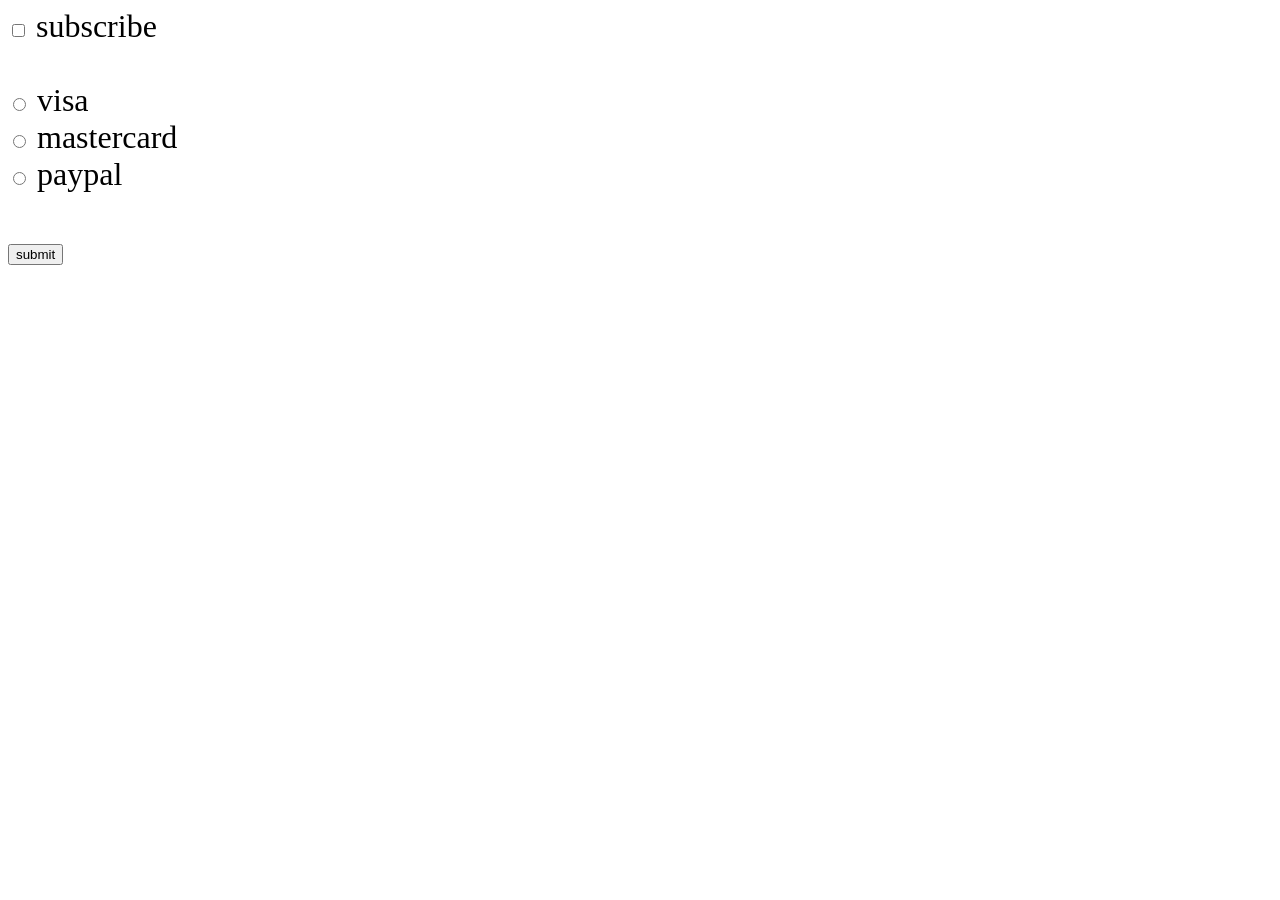
<file: javascript/checkedproperty/index.html>
<!DOCTYPE html>
<html lang="en">
<head>
    <meta charset="UTF-8">
    <meta name="viewport" content="width=device-width, initial-scale=1.0">
    <title>Document</title>
    <link rel="stylesheet" href="style.css">
</head>
<body>

    <input type="checkbox" id="mycheckbox">
    <label for="mycheckbox">subscribe</label><br><br>

    <input type="radio" id="visabtn" name="card">
    <label for="visabtn">visa</label><br>

    <input type="radio" id="mastercardbtn" name="card">
    <label for="mastercardbtn">mastercard</label><br>
     
    <input type="radio" id="paypalbtn" name="card">
    <label for="paypalbtn">paypal</label><br><br>


    <button type="submit" id="mysubmitbtn">submit</button>

    <p id="subresult"></p>
    <p id="paymentresult"></p>
    
    <script src="index.js"></script>
</body>
</html>
</file>
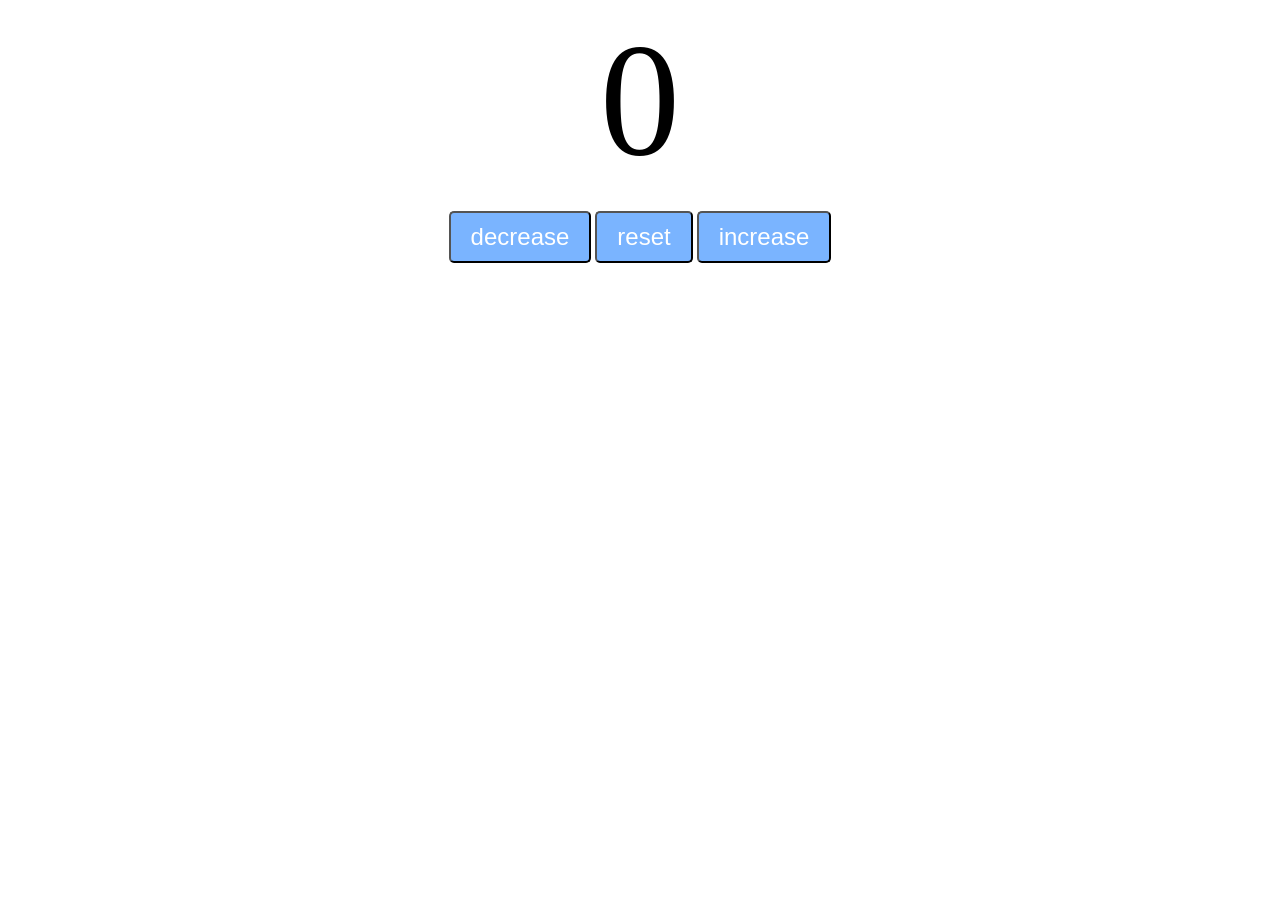
<file: javascript/counterprogram/index.html>
<!DOCTYPE html>
<html lang="en">
<head>
    <meta charset="UTF-8">
    <meta name="viewport" content="width=device-width, initial-scale=1.0">
    <title>counter program</title>
    <link rel="stylesheet" href="style.css">
</head>
<body>

    <label for="" id ="countlabel">0</label><br>
    <div id="btncontainer">
        <button id ="decreasebtn" class="buttons">decrease</button>
        <button id="resetbtn" class="buttons">reset</button>
        <button id="increasebtn" class="buttons">increase</button>

    </div>
    




<script src ="index.js"></script>
    
</body>
</html>
</file>
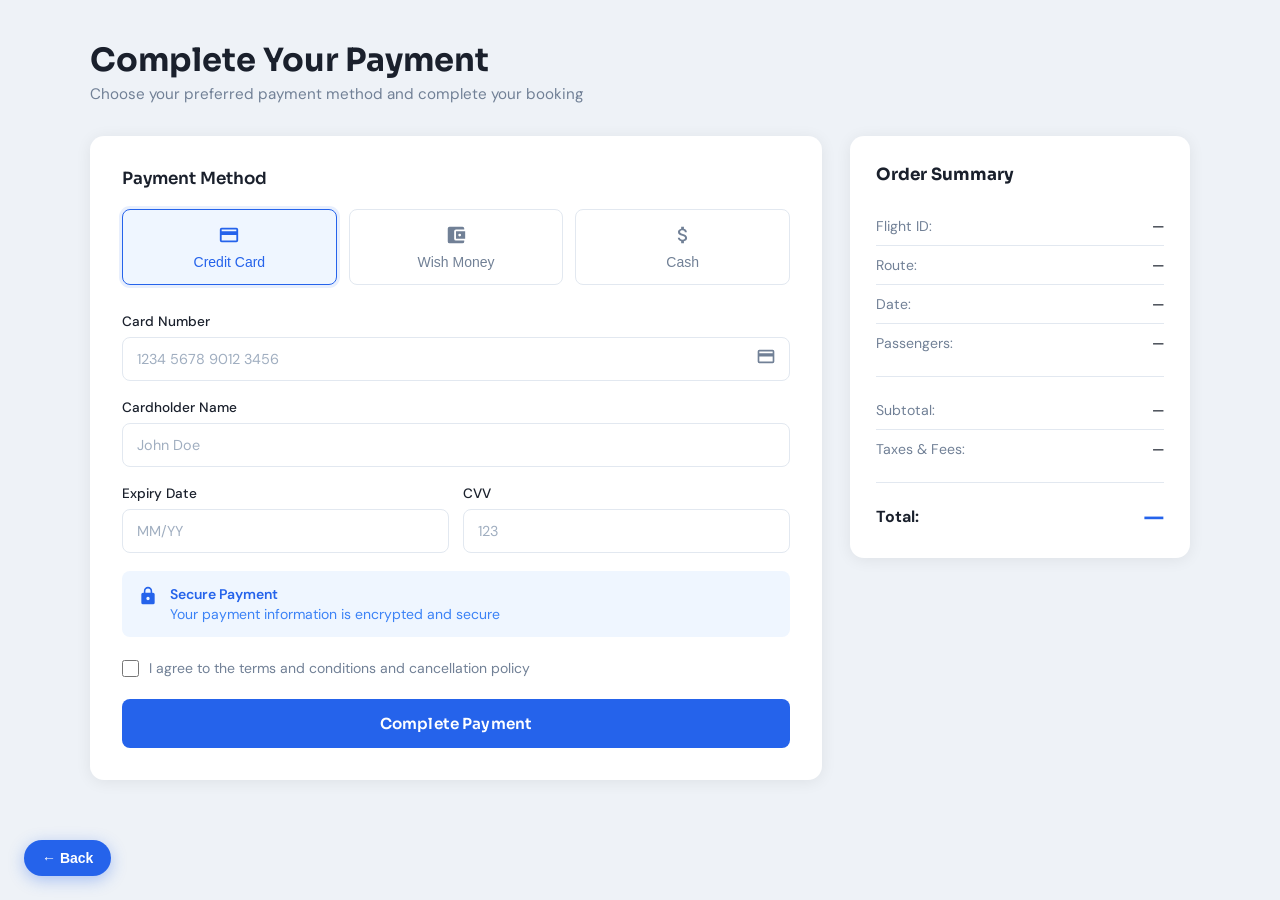
<file: airline website/payment.html>
<!DOCTYPE html>
<html lang="en">
<head>
  <meta charset="UTF-8" />
  <meta name="viewport" content="width=device-width, initial-scale=1.0"/>
  <title>Complete Your Payment</title>
  <link href="https://fonts.googleapis.com/css2?family=DM+Sans:wght@300;400;500;600;700&family=Sora:wght@400;600;700&display=swap" rel="stylesheet"/>
    <link rel="stylesheet" href="https://cdnjs.cloudflare.com/ajax/libs/font-awesome/6.5.0/css/all.min.css">
  <link rel="stylesheet" href="external.css" />
  
  <style>
    :root {
      --bg: #eef2f7;
      --white: #ffffff;
      --card: #ffffff;
      --border: #e2e8f0;
      --text: #1a202c;
      --muted: #718096;
      --accent: #2563eb;
      --accent-light: #eff6ff;
      --accent-hover: #1d4ed8;
      --danger: #dc2626;
      --danger-bg: #fef2f2;
      --warn: #d97706;
      --warn-bg: #fffbeb;
      --success: #7c3aed;
      --wish-from: #7c3aed;
      --wish-to: #ec4899;
      --total-color: #2563eb;
      --radius: 14px;
      --radius-sm: 8px;
      --shadow: 0 2px 16px rgba(0,0,0,0.07);
      --shadow-lg: 0 8px 32px rgba(0,0,0,0.12);
    }

    * { box-sizing: border-box; margin: 0; padding: 0; }

    body {
      font-family: 'DM Sans', sans-serif;
      background: var(--bg);
      color: var(--text);
      min-height: 100vh;
      padding: 40px 20px 60px;
    }

    h1.page-title {
      font-family: 'Sora', sans-serif;
      font-size: 2rem;
      font-weight: 700;
      margin-bottom: 4px;
    }

    p.page-subtitle {
      color: var(--muted);
      font-size: 0.95rem;
      margin-bottom: 32px;
    }
  </style>
</head>
<body>

  
    <button id="scrollTopBtn">
      <i class="fa-solid fa-arrow-up"></i>
    </button>

    <button class="back-btn" onclick="history.back()">← Back</button>


    <div class="page-header">
      <h1 class="page-title">Complete Your Payment</h1>
      <p class="page-subtitle">Choose your preferred payment method and complete your booking</p>
    </div>


    <div class="layout">

      <div class="payment-card">
    
        <div class="section-title">Payment Method</div>

    <div class="method-tabs">
      <button class="method-tab active" data-method="credit" onclick="switchMethod('credit')">
        <svg width="22" height="22" viewBox="0 0 24 24" fill="currentColor"><path d="M20 4H4a2 2 0 0 0-2 2v12a2 2 0 0 0 2 2h16a2 2 0 0 0 2-2V6a2 2 0 0 0-2-2zm0 14H4v-6h16v6zm0-10H4V6h16v2z"/></svg>
        Credit Card
      </button>
      <button class="method-tab" data-method="wish" onclick="switchMethod('wish')">
        <svg width="22" height="22" viewBox="0 0 24 24" fill="currentColor"><path d="M21 18v1a2 2 0 0 1-2 2H5a2 2 0 0 1-2-2V5a2 2 0 0 1 2-2h14a2 2 0 0 1 2 2v1h-9a2 2 0 0 0-2 2v8a2 2 0 0 0 2 2h9zm-9-2h10V8H12v8zm4-2.5a1.5 1.5 0 1 1 0-3 1.5 1.5 0 0 1 0 3z"/></svg>
        Wish Money
      </button>
      <button class="method-tab" data-method="cash" onclick="switchMethod('cash')">
        <svg width="22" height="22" viewBox="0 0 24 24" fill="currentColor"><path d="M11.8 10.9c-2.27-.59-3-1.2-3-2.15 0-1.09 1.01-1.85 2.7-1.85 1.78 0 2.44.85 2.5 2.1h2.21c-.07-1.72-1.12-3.3-3.21-3.81V3h-3v2.16c-1.94.42-3.5 1.68-3.5 3.61 0 2.31 1.91 3.46 4.7 4.13 2.5.6 3 1.48 3 2.41 0 .69-.49 1.79-2.7 1.79-2.06 0-2.87-.92-2.98-2.1h-2.2c.12 2.19 1.76 3.42 3.68 3.83V21h3v-2.15c1.95-.37 3.5-1.5 3.5-3.55 0-2.84-2.43-3.81-4.7-4.4z"/></svg>
        Cash
      </button>
    </div>

    <!-- CREDIT CARD PANEL -->
    <div id="panel-credit" class="panel active">
      <div class="form-group">
        <label>Card Number</label>
        <div class="input-icon-wrap">
          <input type="text" id="cardNumber" placeholder="1234 5678 9012 3456" maxlength="19" oninput="formatCard(this)"/>
          <span class="input-icon">
            <svg width="20" height="20" viewBox="0 0 24 24" fill="currentColor"><path d="M20 4H4a2 2 0 0 0-2 2v12a2 2 0 0 0 2 2h16a2 2 0 0 0 2-2V6a2 2 0 0 0-2-2zm0 14H4v-6h16v6zm0-10H4V6h16v2z"/></svg>
          </span>
        </div>
      </div>
      <div class="form-group">
        <label>Cardholder Name</label>
        <input type="text" id="cardName" placeholder="John Doe"/>
      </div>
      <div class="form-row">
        <div class="form-group">
          <label>Expiry Date</label>
          <input type="text" id="expiry" placeholder="MM/YY" maxlength="5" oninput="formatExpiry(this)"/>
        </div>
        <div class="form-group">
          <label>CVV</label>
          <input type="text" id="cvv" placeholder="123" maxlength="4"/>
        </div>
      </div>
      <div class="info-banner blue">
        <svg width="20" height="20" viewBox="0 0 24 24" fill="currentColor" style="flex-shrink:0;margin-top:1px"><path d="M18 8h-1V6A5 5 0 0 0 7 6v2H6a2 2 0 0 0-2 2v10a2 2 0 0 0 2 2h12a2 2 0 0 0 2-2V10a2 2 0 0 0-2-2zm-6 9a2 2 0 1 1 0-4 2 2 0 0 1 0 4zm3.1-9H8.9V6a3.1 3.1 0 0 1 6.2 0v2z"/></svg>
        <div>
          <div class="banner-title">Secure Payment</div>
          <div class="banner-sub">Your payment information is encrypted and secure</div>
        </div>
      </div>
      <div class="agree-row">
        <input type="checkbox" id="agree-credit"/>
        <label for="agree-credit">I agree to the terms and conditions and cancellation policy</label>
      </div>
      <button class="pay-btn" onclick="handlePayment('credit')">Complete Payment</button>
    </div>

    <!-- WISH MONEY PANEL -->
    <div id="panel-wish" class="panel">
      <div class="wish-hero">
        <div class="wish-hero-icon">
          <svg width="28" height="28" viewBox="0 0 24 24" fill="white"><path d="M21 18v1a2 2 0 0 1-2 2H5a2 2 0 0 1-2-2V5a2 2 0 0 1 2-2h14a2 2 0 0 1 2 2v1h-9a2 2 0 0 0-2 2v8a2 2 0 0 0 2 2h9zm-9-2h10V8H12v8zm4-2.5a1.5 1.5 0 1 1 0-3 1.5 1.5 0 0 1 0 3z"/></svg>
        </div>
        <div class="wish-hero-text">
          <div class="wish-name">Wish Money</div>
          <div class="wish-sub">Fast, secure digital wallet payment</div>
        </div>
      </div>
      <div class="form-group">
        <label>Wish Money Email / Phone</label>
        <input type="text" id="wishContact" placeholder="your@email.com or +1234567890"/>
      </div>
      <div class="info-banner purple">
        <svg width="20" height="20" viewBox="0 0 24 24" fill="currentColor" style="flex-shrink:0;margin-top:1px"><path d="M12 2C6.48 2 2 6.48 2 12s4.48 10 10 10 10-4.48 10-10S17.52 2 12 2zm-2 14.5v-9l6 4.5-6 4.5z"/></svg>
        <div>
          <div class="banner-title">Instant Confirmation</div>
          <div class="banner-sub">You'll receive a payment confirmation immediately</div>
        </div>
      </div>
      <div class="agree-row">
        <input type="checkbox" id="agree-wish"/>
        <label for="agree-wish">I agree to the terms and conditions and cancellation policy</label>
      </div>
      <button class="pay-btn" onclick="handlePayment('wish')">Complete Payment</button>
    </div>

    <!-- CASH PANEL -->
    <div id="panel-cash" class="panel">
      <div class="cash-due-box">
        <div class="cash-due-title">
          <svg width="18" height="18" viewBox="0 0 24 24" fill="currentColor"><path d="M12 2C6.48 2 2 6.48 2 12s4.48 10 10 10 10-4.48 10-10S17.52 2 12 2zm1 15h-2v-2h2v2zm0-4h-2V7h2v6z"/></svg>
          Payment Due Date
        </div>
        <div class="cash-due-sub">You must complete your cash payment by:</div>
        <div class="cash-date-chip">
          <svg width="20" height="20" viewBox="0 0 24 24" fill="#d97706"><path d="M17 12h-5v5h5v-5zM16 1v2H8V1H6v2H5a2 2 0 0 0-2 2v14a2 2 0 0 0 2 2h14a2 2 0 0 0 2-2V5a2 2 0 0 0-2-2h-1V1h-2zm3 18H5V8h14v11z"/></svg>
          <div>
            <strong id="cash-due-date">—</strong>
            <span>at 11:59 PM</span>
          </div>
        </div>
      </div>
      <div class="important-notice">
        <svg width="18" height="18" viewBox="0 0 24 24" fill="#dc2626" style="flex-shrink:0;margin-top:1px"><path d="M12 2C6.48 2 2 6.48 2 12s4.48 10 10 10 10-4.48 10-10S17.52 2 12 2zm1 15h-2v-2h2v2zm0-4h-2V7h2v6z"/></svg>
        <div>
          <div class="notice-title">Important Notice</div>
          <div class="notice-sub">After the due date, you will not be able to complete this payment and your booking will be cancelled.</div>
        </div>
      </div>
      <div class="instructions">
        <h4>Payment Instructions:</h4>
        <ol>
          <li>Visit any authorized payment center</li>
          <li>Provide your booking reference number</li>
          <li>Pay the exact amount in cash</li>
          <li>Keep your receipt as proof of payment</li>
        </ol>
      </div>
      <div class="agree-row">
        <input type="checkbox" id="agree-cash"/>
        <label for="agree-cash">I agree to the terms and conditions and cancellation policy</label>
      </div>
      <button class="pay-btn" onclick="handlePayment('cash')">Confirm Booking</button>
    </div>
  </div>

  
  <div class="summary-card">
    <h2>Order Summary</h2>
    <div class="summary-rows">
      <div class="summary-row">
        <span class="label">Flight ID:</span>
        <span class="value" id="sum-id">—</span>
      </div>
      <div class="summary-row">
        <span class="label">Route:</span>
        <span class="value" id="sum-route">—</span>
      </div>
      <div class="summary-row">
        <span class="label">Date:</span>
        <span class="value" id="sum-date">—</span>
      </div>
      <div class="summary-row">
        <span class="label">Passengers:</span>
        <span class="value" id="sum-passengers">—</span>
      </div>
    </div>
    <hr class="summary-divider"/>
    <div class="summary-rows">
      <div class="summary-row">
        <span class="label">Subtotal:</span>
        <span class="value" id="sum-subtotal">—</span>
      </div>
      <div class="summary-row">
        <span class="label">Taxes & Fees:</span>
        <span class="value" id="sum-tax">—</span>
      </div>
    </div>
    <hr class="summary-divider"/>
    <div class="summary-total">
      <span class="total-label">Total:</span>
      <span class="total-amount" id="sum-total">—</span>
    </div>
    <div class="cash-notice-chip" id="cash-notice" style="display:none">
      Cash payment must be completed within 3 days
    </div>
  </div>

</div>



<div class="ticket-overlay" id="ticketOverlay">
  <div class="boarding-pass" id="boardingPass">
    <div class="bp-actions">
      <button class="bp-action-btn bp-close-btn" onclick="closeTicket()">&#10005; Close</button>
      <button class="bp-action-btn bp-download-btn" onclick="downloadTicket()">&#8595; Save Ticket</button>
    </div>
    <div class="bp-left">
      <div class="bp-confirmed-row">
        <div class="bp-check">
          <svg width="18" height="18" viewBox="0 0 24 24" fill="none" stroke="white" stroke-width="2.5" stroke-linecap="round" stroke-linejoin="round"><polyline points="20 6 9 17 4 12"/></svg>
        </div>
        <div>
          <div class="bp-confirmed-text">Booking Confirmed!</div>
          <div class="bp-confirmed-sub">Your ticket is ready. Have a great flight!</div>
        </div>
      </div>
      <div class="bp-flight-header">
        <div class="bp-flight-id-group">
          <div class="bp-plane-box">
            <svg width="22" height="22" viewBox="0 0 24 24" fill="white"><path d="M21 16v-2l-8-5V3.5a1.5 1.5 0 0 0-3 0V9l-8 5v2l8-2.5V19l-2 1.5V22l3.5-1 3.5 1v-1.5L13 19v-5.5z"/></svg>
          </div>
          <div>
            <div class="bp-fid-label">Flight ID</div>
            <div class="bp-fid-number" id="tk-flight-id">AA1425</div>
          </div>
        </div>
        <span class="bp-class-badge" id="tk-class">Economy</span>
      </div>
      <div class="bp-route">
        <div class="bp-airport">
          <div class="bp-iata" id="tk-from-iata">NYC</div>
          <div class="bp-city" id="tk-from-city">New York</div>
          <div class="bp-time" id="tk-from-time">07:30</div>
          <div class="bp-date" id="tk-from-date">May 15, 2026</div>
        </div>
        <div class="bp-connector">
          <div class="bp-conn-line">
            <div class="bp-conn-plane">
              <svg width="16" height="16" viewBox="0 0 24 24" fill="white"><path d="M21 16v-2l-8-5V3.5a1.5 1.5 0 0 0-3 0V9l-8 5v2l8-2.5V19l-2 1.5V22l3.5-1 3.5 1v-1.5L13 19v-5.5z"/></svg>
            </div>
          </div>
        </div>
        <div class="bp-airport right">
          <div class="bp-iata" id="tk-to-iata">LON</div>
          <div class="bp-city" id="tk-to-city">London</div>
          <div class="bp-time" id="tk-to-time">19:45</div>
          <div class="bp-date" id="tk-to-date">May 15, 2026</div>
        </div>
      </div>
      <div class="bp-meta">
        <div class="bp-meta-item">
          <svg class="bp-meta-icon" width="16" height="16" viewBox="0 0 24 24" fill="currentColor"><path d="M17 12h-5v5h5v-5zM16 1v2H8V1H6v2H5a2 2 0 0 0-2 2v14a2 2 0 0 0 2 2h14a2 2 0 0 0 2-2V5a2 2 0 0 0-2-2h-1V1h-2zm3 18H5V8h14v11z"/></svg>
          <div>
            <div class="bp-meta-label">Return</div>
            <div class="bp-meta-value" id="tk-return">May 22, 2026</div>
          </div>
        </div>
        <div class="bp-meta-item">
          <svg class="bp-meta-icon" width="16" height="16" viewBox="0 0 24 24" fill="currentColor"><path d="M16 11c1.66 0 2.99-1.34 2.99-3S17.66 5 16 5c-1.66 0-3 1.34-3 3s1.34 3 3 3zm-8 0c1.66 0 2.99-1.34 2.99-3S9.66 5 8 5C6.34 5 5 6.34 5 8s1.34 3 3 3zm0 2c-2.33 0-7 1.17-7 3.5V19h14v-2.5c0-2.33-4.67-3.5-7-3.5zm8 0c-.29 0-.62.02-.97.05 1.16.84 1.97 1.97 1.97 3.45V19h6v-2.5c0-2.33-4.67-3.5-7-3.5z"/></svg>
          <div>
            <div class="bp-meta-label">Passengers</div>
            <div class="bp-meta-value" id="tk-passengers">1</div>
          </div>
        </div>
        <div class="bp-meta-item">
          <svg class="bp-meta-icon" width="16" height="16" viewBox="0 0 24 24" fill="currentColor"><path d="M12 2C8.13 2 5 5.13 5 9c0 5.25 7 13 7 13s7-7.75 7-13c0-3.87-3.13-7-7-7zm0 9.5c-1.38 0-2.5-1.12-2.5-2.5s1.12-2.5 2.5-2.5 2.5 1.12 2.5 2.5-1.12 2.5-2.5 2.5z"/></svg>
          <div>
            <div class="bp-meta-label">Gate</div>
            <div class="bp-meta-value" id="tk-gate">F18</div>
          </div>
        </div>
      </div>
      <div class="bp-passenger">
        <div class="bp-pax-item">
          <div class="bp-pax-label">Passenger Name</div>
          <div class="bp-pax-value" id="tk-pax-name">—</div>
        </div>
        <div class="bp-pax-item">
          <div class="bp-pax-label" id="tk-pax-contact-label">Contact</div>
          <div class="bp-pax-value" id="tk-pax-contact">—</div>
        </div>
        <div class="bp-pax-item" id="tk-pax-extra-wrap" style="display:none">
          <div class="bp-pax-label" id="tk-pax-extra-label">—</div>
          <div class="bp-pax-value" id="tk-pax-extra">—</div>
        </div>
      </div>
    </div>
    <div class="bp-divider">
      <div class="bp-notch top"></div>
      <div class="bp-notch bottom"></div>
    </div>
    <div class="bp-right">
      <div style="text-align:center">
        <div class="bp-price-label">Total Price</div>
        <div class="bp-price-amount" id="tk-price">$977.50</div>
        <div class="bp-price-per" id="tk-per-person"></div>
      </div>
      <div class="bp-payment-method">
        <div class="bp-pm-label">Payment Via</div>
        <div class="bp-pm-value" id="tk-pay-method">—</div>
      </div>
      <div class="bp-ref">
        <div class="bp-ref-label">Booking Ref</div>
        <div class="bp-ref-code" id="tk-ref">—</div>
      </div>
      <div class="bp-barcode" id="tk-barcode"></div>
    </div>
  </div>
</div>

<!-- Toast -->
<div class="toast" id="toast"></div>

<script>
  
  const raw = sessionStorage.getItem('selectedFlight');
  const flight = raw ? JSON.parse(raw) : null;

  const TAX_RATE = 0.15;

  function populateSummary(f) {
    
    const subtotal = f.price;
    const tax      = +(subtotal * TAX_RATE).toFixed(2);
    const total    = subtotal + tax;

    document.getElementById('sum-id').textContent        = f.id;
    document.getElementById('sum-route').textContent     = `${f.from.iata} → ${f.to.iata}`;
    document.getElementById('sum-date').textContent      = f.from.date;
    document.getElementById('sum-passengers').textContent = f.passengers;
    document.getElementById('sum-subtotal').textContent  = `$${subtotal.toLocaleString('en-US', {minimumFractionDigits:2})}`;
    document.getElementById('sum-tax').textContent       = `$${tax.toLocaleString('en-US', {minimumFractionDigits:2})}`;
    document.getElementById('sum-total').textContent     = `$${total.toLocaleString('en-US', {minimumFractionDigits:2})}`;
    setCashDueDate();
  }

  function setCashDueDate() {
    const due = new Date();
    due.setDate(due.getDate() + 3);
    const opts = { weekday:'long', year:'numeric', month:'long', day:'numeric' };
    document.getElementById('cash-due-date').textContent = due.toLocaleDateString('en-US', opts);
  }

  populateSummary(flight);

  function switchMethod(method) {
    document.querySelectorAll('.method-tab').forEach(t => t.classList.remove('active'));
    document.querySelector(`[data-method="${method}"]`).classList.add('active');

    document.querySelectorAll('.panel').forEach(p => p.classList.remove('active'));
    document.getElementById(`panel-${method}`).classList.add('active');

    const cashNotice = document.getElementById('cash-notice');
    cashNotice.style.display = method === 'cash' ? 'block' : 'none';
  }

  function formatCard(el) {
    let v = el.value.replace(/\D/g,'').substring(0,16);
    el.value = v.match(/.{1,4}/g)?.join(' ') ?? v;
  }

  function formatExpiry(el) {
    let v = el.value.replace(/\D/g,'').substring(0,4);
    if (v.length >= 3) v = v.substring(0,2) + '/' + v.substring(2);
    el.value = v;
  }

  function handlePayment(method) {
    const agreeId = `agree-${method}`;
    if (!document.getElementById(agreeId).checked) {
      showToast('⚠️ Please agree to the terms and conditions first.');
      return;
    }

    let userInfo = {};

    if (method === 'credit') {
      const num  = document.getElementById('cardNumber').value.replace(/\s/g,'');
      const name = document.getElementById('cardName').value.trim();
      const exp  = document.getElementById('expiry').value.trim();
      const cvv  = document.getElementById('cvv').value.trim();
      if (!num || num.length < 16) { showToast('⚠️ Please enter a valid 16-digit card number.'); return; }
      if (!name) { showToast('⚠️ Please enter the cardholder name.'); return; }
      if (!exp || exp.length < 5) { showToast('⚠️ Please enter a valid expiry date.'); return; }
      if (!cvv || cvv.length < 3) { showToast('⚠️ Please enter a valid CVV.'); return; }
      userInfo = { name, contact: '**** **** **** ' + num.slice(-4), extraLabel: 'Expiry', extraValue: exp, method: 'Credit Card' };
    }

    if (method === 'wish') {
      const contact = document.getElementById('wishContact').value.trim();
      if (!contact) { showToast('⚠️ Please enter your Wish Money email or phone.'); return; }
      userInfo = { name: contact, contact: contact, extraLabel: null, extraValue: null, method: 'Wish Money' };
    }

    if (method === 'cash') {
      userInfo = { name: 'Walk-in Passenger', contact: 'Cash at Center', extraLabel: null, extraValue: null, method: 'Cash' };
    }

    showTicket(userInfo);
  }

  function showTicket(userInfo) {
    
    const f = flight || {
      id: 'AA1425', cabinClass: 'Economy',
      from: { iata: 'NYC', city: 'New York', time: '07:30', date: 'May 15, 2026' },
      to:   { iata: 'LON', city: 'London',   time: '19:45', date: 'May 15, 2026' },
      returnDate: 'May 22, 2026', passengers: 1, gate: 'F18', price: 850
    };

    const subtotal = f.price;
    const tax      = +(subtotal * TAX_RATE).toFixed(2);
    const total    = subtotal + tax;

    // Flight info
    document.getElementById('tk-flight-id').textContent  = f.id;
    document.getElementById('tk-class').textContent      = f.cabinClass;
    document.getElementById('tk-from-iata').textContent  = f.from.iata;
    document.getElementById('tk-from-city').textContent  = f.from.city;
    document.getElementById('tk-from-time').textContent  = f.from.time;
    document.getElementById('tk-from-date').textContent  = f.from.date;
    document.getElementById('tk-to-iata').textContent    = f.to.iata;
    document.getElementById('tk-to-city').textContent    = f.to.city;
    document.getElementById('tk-to-time').textContent    = f.to.time;
    document.getElementById('tk-to-date').textContent    = f.to.date;
    document.getElementById('tk-return').textContent     = f.returnDate;
    document.getElementById('tk-passengers').textContent = f.passengers;
    document.getElementById('tk-gate').textContent       = f.gate;
    document.getElementById('tk-price').textContent      = '$' + total.toLocaleString('en-US', {minimumFractionDigits:2});

    const perEl = document.getElementById('tk-per-person');
    if (f.passengers > 1) {
      perEl.textContent = '$' + (total / f.passengers).toFixed(2) + '/person';
    } else {
      perEl.textContent = '';
    }

    // User info
    document.getElementById('tk-pax-name').textContent    = userInfo.name;
    document.getElementById('tk-pax-contact').textContent = userInfo.contact;
    document.getElementById('tk-pax-contact-label').textContent = userInfo.method === 'Credit Card' ? 'Card (last 4)' : 'Contact';

    const extraWrap = document.getElementById('tk-pax-extra-wrap');
    if (userInfo.extraLabel) {
      extraWrap.style.display = 'block';
      document.getElementById('tk-pax-extra-label').textContent = userInfo.extraLabel;
      document.getElementById('tk-pax-extra').textContent       = userInfo.extraValue;
    } else {
      extraWrap.style.display = 'none';
    }

    document.getElementById('tk-pay-method').textContent = userInfo.method;

    
    const ref = f.id + '-' + Math.random().toString(36).substring(2,7).toUpperCase();
    document.getElementById('tk-ref').textContent = ref;

    
    const barcode = document.getElementById('tk-barcode');
    barcode.innerHTML = '';
    const widths = [1,2,1,3,1,2,2,1,3,1,2,1,3,2,1,2,1,3,1,2,1,1,3,2,1,2,3,1];
    widths.forEach((w, i) => {
      const bar = document.createElement('div');
      bar.className = 'bp-bar';
      bar.style.width = w + 'px';
      bar.style.height = (i % 4 === 0 ? 40 : i % 3 === 0 ? 32 : 26) + 'px';
      barcode.appendChild(bar);
    });

    
    document.getElementById('ticketOverlay').classList.add('show');
  }

  function closeTicket() {
    document.getElementById('ticketOverlay').classList.remove('show');
  }

  
  document.getElementById('ticketOverlay').addEventListener('click', function(e) {
    if (e.target === this) closeTicket();
  });

  function downloadTicket() {
    /*const bp = document.getElementById('boardingPass');*/
    
    const style = document.createElement('style');
    style.textContent = `@media print { body > *:not(#ticketOverlay) { display:none!important; } .ticket-overlay { position:static!important; background:none!important; backdrop-filter:none!important; padding:0!important; } .bp-actions { display:none!important; } .boarding-pass { box-shadow:none!important; transform:none!important; } }`;
    document.head.appendChild(style);
    window.print();
    setTimeout(() => document.head.removeChild(style), 1000);
  }

  function showToast(msg) {
    const t = document.getElementById('toast');
    t.textContent = msg;
    t.classList.add('show');
    setTimeout(() => t.classList.remove('show'), 3200);
  }
</script>
</body>
</html>
</file>
<file: javascript/checkedproperty/style.css>
body{
    font-family: Verdana;
    font-size: 2em;

}

#mysubmit{
    font-size: 1em;
}
</file>
<file: javascript/counterprogram/style.css>
#countlabel{
    display: block;
    text-align: center;
    font-size: 10em;
    font-family: Hevetica;
}

#btncontainer{
    text-align: center;

}

.buttons{
    padding: 10px 20px;
    font-size: 1.5em;
    color: white;
    background-color: hsl(214, 100%, 74%);
    border-radius: 5px;
    cursor: pointer;
    transition: background-color 0.25s;

}

.buttons:hover{
    background-color: hsl(214, 100%, 56%) ;
}
</file>
<file: airline website/external.css>
/* Scroll to Top Button */
#scrollTopBtn {
  position: fixed;
  bottom: 30px;
  right: 30px;
  display: none; /* hidden by default */
  background: #007bff;
  color: white;
  border: none;
  padding: 12px 16px;
  border-radius: 50%;
  font-size: 18px;
  cursor: pointer;
  box-shadow: 0 4px 10px rgba(0,0,0,0.2);
}

#scrollTopBtn:hover {
  background: #0056b3;
}




/* back button */


 .back-btn {
  position: fixed;     
  bottom: 24px;
  left: 24px;
  
  background: #2563eb;
  color: white;
  border: none;
  border-radius: 50px;
  padding: 10px 18px;
  font-size: 14px;
  font-weight: 600;
  cursor: pointer;
  box-shadow: 0 4px 16px rgba(37,99,235,0.35);
  transition: background 0.2s, transform 0.15s;
}

.back-btn:hover {
  background: #1e40af;
  transform: translateY(-2px);
}





/*home page*/
/*navbar*/

.nav-bar {
    height: 70px;
    margin-top:30px;
    position:fixed;
    top: 0;
    left: 0;
    width: 100%;
    z-index: 1;
  }

  .nav-bar {
        background-color: transparent;
        margin-top: 0;
        width: 100%;
        box-shadow: 0 7px 15px rgba(0, 0, 0, 0.1);
      }
   
  .brand {
    position: absolute;
    padding-left: 50px;
    float: left;
    line-height: 70px;
    text-transform: uppercase;
    font-size: 1.6em;
  }

  .brand a img {
    max-height: 70px;
  }
  
  .brand a,
  .brand a:visited {
    color: white;
    text-decoration: none;
  }
   
  .nav-container {
    max-width: 1000px;
    margin: 0 auto;
  }
   
  nav {
    float: right;
  }
  nav ul {
    list-style: none;
    margin: 0;
    padding: 0;
  }
  nav ul li {
    float: left;
    position: relative;
  }
  nav ul li a {
    display: block;
    padding: 0 20px;
    line-height: 70px;
    color: rgb(180, 183, 196);
    text-decoration: none;
  }
  
   #dropdwnBk{
    background:linear-gradient();
  }

  nav ul li a:hover {
    color: white;
    border-bottom: 1px solid white;
  }
  
  nav ul li ul li {
    min-width: 190px;
  }
  nav ul li ul li a {
    padding: 15px;
    line-height: 20px;
  }

  
   
  .nav-dropdown {
    position:fixed;
    display: none;
    z-index: 1;
    box-shadow: 0 3px 12px rgba(253, 4, 4, 0.15);
  }
   
  .nav-mobile {
    display: none;
    position: absolute;
    top: 0;
    right: 0;
    height: 70px;
    width: 70px;
  }

  @media only screen and (max-width: 789px) {
    .nav-mobile {
      display: block;
    }
   
    nav {
      width: 100%;
      padding: 70px 0 15px;
    }
    
    nav ul {
      display: none;
    }

    nav ul li {
      float: none;
    }

    nav ul li a {
      padding: 15px;
      line-height: 20px;
      padding-left: 25%;
   
    }

    nav ul li ul li a {
      padding-left: 30%;
    }
   
    .nav-dropdown {
      position: static;
    }

    .nav-dropdown {
      position: static;
    }
   .brand a img {
   max-height: 60px;
   margin-top: 5px;
   }


   }

   @media screen and (min-width: 799px) {
    .nav-list {
      display: block;
    }
  }

  #nav-toggle {
    position: absolute;
    left: 18px;
    top: 22px;
    cursor: pointer;
    padding: 10px 35px 16px 0px;
  }
 
  #nav-toggle span,
  #nav-toggle span:before,
  #nav-toggle span:after {
    cursor: pointer;
    border-radius: 1px;
    height: 5px;
    width: 35px;
    background: #ffffff;
    position: absolute;
    display: block;
    content: '';
    transition: all 300ms ease-in-out;
  }
  #nav-toggle span:before {
    top: -10px;
  }
  #nav-toggle span:after {
    bottom: -10px;
  }
  #nav-toggle.active span {
    background-color: transparent;
  }
  #nav-toggle.active span:before, #nav-toggle.active span:after {
    top: 0;
  }
  #nav-toggle.active span:before {
    transform: rotate(45deg);
  }
  #nav-toggle.active span:after {
    transform: rotate(-45deg);
  }


.flights{
  text-align: center;
  margin-right: 50px;
  }

.ppp{
  margin-left: 630px;
  position:static;

  }

 /* .card-body{
    color: white;
    position: absolute;
    backdrop-filter: blur(10px);
    padding: 30px;
    display: flex;
    flex-direction: column;
    justify-content: center;
  }

  .card-title{
    text-transform: uppercase;
    font-size: 50px;
    font-weight: 500;
  }

  .card-info{
    font-size: 16px;
    line-height: 25px;
    margin: 40px 0;
    font-weight: 400;
  }
  
  .card-btn{
    color: #1f3d47;
    background: transparent;
    width: 120px;
    padding: 10px 20px;
    border-radius: 5px;
    text-transform: capitalize;
    border: none;
    outline: none;
    font-weight: 500;
    cursor: pointer;
    margin-left: -0%;
  }*/
  
  .slider{
    width: 800px;
    height: 500px;
    border-radius: 30px;
    overflow: hidden;
    margin-left: 370px;
  
  }
  
  .slides{
    width: 500%;
    height: 500px;
    display: flex;
  }
  
  .slides input{
    display: none;
  }
  
  .slide{
    width: 20%;
    transition: 2s;
  }
  
  .slide img{
    width: 800px;
    height: 500px;
  }
  
 .Info{
    position: relative;
    top: 270px;
    right: 100px;
    text-align: center;
    Font-weight: 600;
    Font-size: 30px;  
    color: black;
 }
 .book{
    display: inline-block;
    position: relative; 
    padding: 10px 20px;
    top: 290px;
    left: 500px;
    background-color: white;
    color: black;
    font-size: 15px;
    text-decoration: none;
    border-radius: 25px;
    transition: 0.3s ease;
 }

 .book:hover{
  background-color: rgb(0, 157, 255);
 }

  .navigation-manual{
    position: absolute;
    width: 800px;
    margin-top: -40px;
    display: flex;
    justify-content: center;
  }
  
  .manual-btn{
    border: 2px solid #40D3DC;
    padding: 5px;
    border-radius: 10px;
    cursor: pointer;
    transition: 1s;
  }
  
  .manual-btn:not(:last-child){
    margin-right: 40px;
  }
  
  .manual-btn:hover{
    background: #40D3DC;
  }
  
  #radio1:checked ~ .first{
    margin-left: 0;
  }
  
  #radio2:checked ~ .first{
    margin-left: -20%;
  }
  
  #radio3:checked ~ .first{
    margin-left: -40%;
  }
  
  #radio4:checked ~ .first{
    margin-left: -60%;
  }
  
  #radio5:checked ~ .first{
    margin-left: -80%;
  }
  
  #radio6:checked ~ .first{
    margin-left: -100%;
  }

  .navigation-auto{
    position: absolute;
    display: flex;
    width: 800px;
    justify-content: center;
    margin-top: 460px;
  }
  
  .navigation-auto div{
    border: 2px solid #40D3DC;
    padding: 5px;
    border-radius: 10px;
    transition: 1s;
  }
  
  .navigation-auto div:not(:last-child){
    margin-right: 40px;
  }
  
  #radio1:checked ~ .navigation-auto .auto-btn1{
    background: #40D3DC;
  }
  
  #radio2:checked ~ .navigation-auto .auto-btn2{
    background: #40D3DC;
  }
  
  #radio3:checked ~ .navigation-auto .auto-btn3{
    background: #40D3DC;
  }
  
  #radio4:checked ~ .navigation-auto .auto-btn4{
    background: #40D3DC;
  }

  #radio5:checked ~ .navigation-auto .auto-btn5{
    background: #40D3DC;
  }

  #radio6:checked ~ .navigation-auto .auto-btn6{
    background: #40D3DC;
  }
  
 /* *{
    margin: 0px;
    padding: 0px;
    box-sizing: border-box;
    font-family: 'Roboto',sans-serif;
  }*/



#hx-offers-section {
  padding: 50px 20px;
  background: #f5f6f8;
  font-family: Arial, sans-serif;
}

.hx-container {
  max-width: 1200px;
  margin: auto;
  text-align: center;
}

.hx-title {
  font-size: 28px;
  margin-bottom: 10px;
}

.hx-subtitle {
  color: #666;
  margin-bottom: 30px;
}

.hx-grid {
  display: grid;
  grid-template-columns: repeat(3, 1fr);
  gap: 25px;
}

/* Force last 2 cards to center */
.hx-card:nth-child(4) {
  grid-column: 1 / 2;
}
.hx-card:nth-child(5) {
  grid-column: 2 / 3;
}

/* Card Style */
.hx-card {
  background: white;
  border-radius: 12px;
  overflow: hidden;
  box-shadow: 0 5px 15px rgba(0,0,0,0.1);
  transition: transform 0.3s;
}

.hx-card:hover {
  transform: translateY(-8px);
}

.hx-img-wrapper {
  position: relative;
}

.hx-img-wrapper img {
  width: 100%;
  height: 180px;
  object-fit: cover;
}

.hx-badge {
  position: absolute;
  top: 10px;
  right: 10px;
  background: red;
  color: white;
  padding: 5px 10px;
  border-radius: 8px;
  font-size: 12px;
}

.hx-content {
  padding: 20px;
  text-align: left;
}

.hx-content h3 {
  margin-bottom: 10px;
}

.hx-content p {
  color: #555;
  margin-bottom: 10px;
}

.hx-date {
  font-size: 12px;
  color: gray;
  display: block;
  margin-bottom: 15px;
}

.hx-btn {
  width: 100%;
  padding: 10px;
  background: #0b0c2a;
  color: white;
  border: none;
  border-radius: 8px;
  cursor: pointer;
  transition: background 0.3s;
}

.hx-btn:hover {
  background: #1b1d4a;
}

/* Responsive */
@media (max-width: 900px) {
  .hx-grid {
    grid-template-columns: repeat(2, 1fr);
  }
}

@media (max-width: 600px) {
  .hx-grid {
    grid-template-columns: 1fr;
  }
}














#swg-why-section {
  padding: 60px 20px;
  background: linear-gradient(to bottom right, #eef2f7, #d9e2ec);
  font-family: Arial, sans-serif;
  text-align: center;
}

.swg-container {
  max-width: 1100px;
  margin: auto;
}

.swg-title {
  font-size: 28px;
  margin-bottom: 10px;
}

.swg-subtitle {
  color: #555;
  margin-bottom: 40px;
}

.swg-features {
  display: flex;
  justify-content: space-between;
  gap: 20px;
  flex-wrap: wrap;
}

.swg-feature-box {
  flex: 1;
  min-width: 220px;
  padding: 20px;
  transition: transform 0.3s;
}

.swg-feature-box:hover {
  transform: translateY(-8px);
}

.swg-icon {
  width: 70px;
  height: 70px;
  background: #2563eb;
  color: white;
  border-radius: 50%;
  display: flex;
  align-items: center;
  justify-content: center;
  margin: 0 auto 15px;
  font-size: 28px;
}

.swg-feature-box h3 {
  margin-bottom: 10px;
}

.swg-feature-box p {
  color: #555;
  font-size: 14px;
  line-height: 1.5;
}

/* Responsive */
@media (max-width: 900px) {
  .swg-features {
    justify-content: center;
  }
}

@media (max-width: 600px) {
  .swg-features {
    flex-direction: column;
    align-items: center;
  }
}




/* 
  #offers{
    margin: 0;
    padding: 0;
    box-sizing: border-box;
    font-family: "Poppins",sans-serif;
  }

  
      .mySwiper{
        max-width: 1120px;
        width: 100%;
        padding: 40px 0;
      }

      .container_offers{
        margin: 0 40px;
        overflow: hidden;
      }

      .swiper-slide{
        font-size: 18px;
        display: flex;
        justify-content: center;
        align-items: center;
        overflow: hidden;

      }

      .swiper-slide .box{
        height: 380px;
        width: 350px;
        background: #fff;
        border-radius: 25px;
        flex-direction: column;
      }

      .box .img{
        height: 190px;
        display: flex;
        align-items: center;
        justify-content: center;
      }

      .box .img img{
        height: 100%;
        width: 100%;
        object-fit: cover;
        border-top-left-radius: 25px;
        border-top-right-radius: 25px;
      }

      .box .info2{
        padding: 10px;
        text-align: center;

      }

      .box .info2 h2{
        font-size: 24px;
        font-weight: 600;
        cursor: text;
        margin-bottom: 5px;
            
      }
  
      .box .info2 p{
        font-size: 16px;
        cursor: text;
        
      }

      .box .info2 .btn_offers{
        margin-top: 10px;
      }
  
      .box .info2 .btn_offers button{
        background: #007aff;
        color: #fff;
        border: none;
        font-size: 14px ;
        outline: none;
        border-radius: 10px;
        padding: 8px 16px;
        cursor: pointer;
      }
      
      .box .info2 .btn_offers button:hover{
        background: #3194fe;
      }

      .btn_offers .btn{ 
        padding: 10px 20px;   
        background: #333;    
        color: #fff;    
        border: none;
        border-radius: 5px;
        cursor: pointer;
          
      }
  
.btn_offers .btn:hover{
  background: #555;
          
} */



  .headingg{
    width: 90%;
    display: flex;
    justify-content: center;
    align-items: center;
    flex-direction: column;
    text-align: center;
    margin: 28px auto;
  }

  .headingg h1{
    font-size: 50px;
    color: black;
    margin-bottom: 25px;
    position: relative;
  }

  .headingg h1::after{
    content: "";
    position: absolute;
    width: 100%;
    height: 4px;
    display: block;
    margin: 0 auto;
    background-color: #004cff;
  }

  .headingg p{
    font-size: 18px;
    color: #666;
    margin-bottom: 35px;
  }

  .cont{
    width: 90%;
    margin: 0 auto;
    padding: 10px 20px;

  }

  .about{
    display: flex;
    justify-content: space-between;
    align-items: center;
    flex-wrap: wrap;
  }

  .about-image{
    flex: 1;
    margin-right: 40px;
    overflow: hidden;
  }

  .about-image img{
    max-width: 100%;
    height: auto;
    display: block;
    transition: 0.5s ease;
  }

  .about-image:hover img{
    transform: scale(1.2);
  }

  .about-content{
    flex: 1;
  }

  .about-content h2{
    font-size: 23px;
    margin-bottom: 15px;
    color: #333;

  }

  .about-content p{
    font-size: 18px;
    line-height: 1.5;
    color: #666;
  }

  .about-content .read-more{
    display: inline-block;
    padding: 10px 20px;
    background-color: #004cff;
    color: white;
    font-size: 19px;
    text-decoration: none;
    border-radius: 25px;
    margin-top: 15px;
    transition: 0.3s ease;
  }

  .about-content .read-more:hover{
    background-color: #0032a8;
  }

.contain{
	max-width: 1170px;
	margin:auto;
}
.row{
	display: flex;
	flex-wrap: wrap;
}
ul{
	list-style: none;
}
.footer{
	background-color: #24262b;
    padding: 70px 0;
}
.footer-col{
   width: 25%;
   padding: 0 15px;
}
.footer-col h4{
	font-size: 18px;
	color: #ffffff;
	text-transform: capitalize;
	margin-bottom: 35px;
	font-weight: 500;
	position: relative;
}
.footer-col h4::before{
	content: '';
	position: absolute;
	left:0;
	bottom: -10px;
	background-color: #004cff;
	height: 2px;
	box-sizing: border-box;
	width: 50px;
}
.footer-col ul li:not(:last-child){
	margin-bottom: 10px;
}
.footer-col ul li a{
	font-size: 16px;
	text-transform: capitalize;
	color: #ffffff;
	text-decoration: none;
	font-weight: 300;
	color: #bbbbbb;
	display: block;
	transition: all 0.3s ease;
}
.footer-col ul li a:hover{
	color: #ffffff;
	padding-left: 8px;
}
.footer-col .social-links a{
	display: inline-block;
	height: 40px;
	width: 40px;
	background-color: rgba(255,255,255,0.2);
	margin:0 10px 10px 0;
	text-align: center;
	line-height: 40px;
	border-radius: 50%;
	color: #ffffff;
	transition: all 0.5s ease;
}
.footer-col .social-links a:hover{
	color: #24262b;
	background-color: #ffffff;
}

/*responsive*/
@media(max-width: 767px){
  .footer-col{
    width: 50%;
    margin-bottom: 30px;
}
}
@media(max-width: 574px){
  .footer-col{
    width: 100%;
}
}






  /*login page*/

  .background{
    width: 100%;
    height: 100vh;
    background: url('images/plane2.jpg') no-repeat;
    background-size: cover;
    background-position: center;
    filter: blur(20px);
  }
  
.container{
    position: absolute;
    top: 50%;
    left: 50%;
    transform: translate(-50%,-50%);
    width: 75%;
    height: 550px;
    background:url('images/plane2.jpg') no-repeat;
    background-size: cover;
    background-position: center;
    border-radius: 10px;
    margin-top: 20px;    
}

.container .content{
    position:absolute;
    top:0;
    left:0;
    width: 58%;
    height: 110%;
    background: transparent;
    padding: 100px;
    color: white;
    display: flex;
    justify-content: space-between;
}

.container .logreg-box{
    position: absolute;
    top: 0;
    right: 0;
    width: calc(100%-40%);
    height: 100%;
}

.logreg-box .form-box{
    display: flex;
    justify-content: center;
    align-items: center;
    width: 110%;
    height:70%;
    background: transparent;
    backdrop-filter: blur(8px);
    border-top-right-radius: 10px;
    border-bottom-right-radius: 10px;
    color: white;

}

.form-box h2{
    font-size: 40px;
    text-align: center;

}

.form-box .input-box{
    position: relative;
    width: 350px;
    height: 40px;
    border-bottom: 2px solid #e4e4e4;
    margin: 30px 0;
}

.input-box input{
    width: 100%;
    height: 100%;
    background: transparent;
    border: none;
    outline: none;
    font-size: 16px;
    color: black;
    font-weight: 500;
    padding-right: 28px;
}

.input-box label{
    position: absolute;
    top: 50%;
    left: 5%;
    transform: translateY(-50%);
    font-size: 16px;
    font-weight: 500;
    pointer-events: none;
    transition: .5s ease;
}

.input-box input:focus~label,
.input-box input:valid~label{
    top: -5px;

}


.form-box .remember-forgot{
    font-size: 14.5px;
    font-weight:500;
    margin: -15px 0 15px;
    display: flex;
    justify-content: space-between;
}

.remember-forgot label input{
    accent-color: white;
    margin-right: 3px;
}

.remember-forgot a{
    color: white;
    text-decoration: none;
}

.remember-forgot a:hover{
    text-decoration: underline;
}

.message {
   color: red;
   margin-bottom: 8px;
   margin-top: -8px;
 
}

.bttn{
    width: 100%;
    height: 45px;
    background: #c4103d;
    border: none;
    outline: none;
    border-radius: 4px;
    cursor: pointer;
    font-size: 16px;
    color: #e4e4e4;
    font-weight: 500;
    box-shadow: 0 0 10px rgba(0, 0, 0, .5);
}

.form-box .log-register{
    font-size: 14.5px;
    font-weight: 500;
    text-align: center;
    margin-top: 25px;
}

.login-register p a{
    color: white;
    font-weight: 600;
    text-decoration: none; 
}

.login-register p a:hover{
    text-decoration: underline;

}








/*register*/

.backgroundd{
  width: 100%;
  height: 100vh;
  background: url('images/russia.jpg') no-repeat;
  background-size: cover;
  background-position: center;
  filter: blur(20px);
}

.containerr{
  position: absolute;
  top: 50%;
  left: 50%;
  transform: translate(-50%,-50%);
  width: 75%;
  height: 525px;
  background:url('images/russia.jpg') no-repeat;
  background-size: cover;
  background-position: center;
  border-radius: 10px;
  margin-top: 10px;    
}

.containerr .content{
  position:absolute;
  width: 65%;
  height: 130%;
  background: transparent;
  padding: 100px;
  color: white;
  display: flex;
  justify-content: space-between;
}

.containerr .logreg-box{
  position: absolute;
  top: 0;
  right: 0;
  width: 40%;
  height: 87%;
}











/*book a hotel*/

.form{
    background-color: #000;
    height: 460px;
    width: 700px;
    margin: 120px;
    padding: 40px;
    opacity: 0.7;
}

.form h2{
    border-bottom: 2px solid #3399ff;
    width: 210px;
    padding: 5px;

}

.text-b{
    color: white;
}

.placeholder{
    color: #fff;
}

.input1 .input-group{
    width: 300px;
    margin: 5px;
    border-top: none;
    border-left: none;
    border-right: none;
    outline: none;
    background: transparent;
    color: #fff;

}

.input2 .input-group{
    width: 195px;
    margin: 5px;
    border-top: none;
    border-left: none;
    border-right: none;
    outline: none;
    background: transparent;
    color: #fff;
}

.text-select{
    color: #3399ff;
}

.text-choice{
    color: white;
}

.input3 .input-group{
    margin-left: 50px;
}

.input4 .input-group{
    width: 300px;
    margin: 5px;
    border-top: none;
    border-left: none;
    border-right: none;
    outline: none;
    background: transparent;
    color: #fff;
}

.input4 .input-group1{
    width: 615px;
    margin: 5px;
    border-top: none;
    border-left: none;
    border-right: none;
    outline: none;
    background: transparent;
    color: #fff;
}

.input5 h2{
    border-bottom: 2px solid #3399ff;
    width: 210px;
    padding: 5px;

}

.input6 .input-group{
    width: 300px;
    margin: 5px;
    border-top: none;
    border-left: none;
    border-right: none;
    outline: none;
    background: transparent;
    color: #fff;
}

.input6 .input-group1{
    width: 615px;
    margin: 5px;
    border-top: none;
    border-left: none;
    border-right: none;
    outline: none;
    background: transparent;
    color: #fff;
}

.btn-booking{
  border-radius: 30px ;
  color: white;
  background-color: blue;
  padding: 5px;
  width: 20%;
  margin: 13px;
}

.btn-booking-clear{
  border-radius: 30px ;
  color: white;
  background-color: orange;
  padding: 5px;
  width: 20%;
  margin: 13px;

}

.postContainer {
  background-color: white;
  padding: 20px;
  border-radius: 8px;
  box-shadow: 0 0 10px rgba(0, 0, 0, 0.1);
  width: 30%;
  margin-bottom: 20px;
  display: flex;
  flex-direction: column;
  align-items: center;
}






/* search page */

 .bk_search {
        padding: 0 10px 60px;
        background: #edf2f8;
      }

      .bk_search_photo {
        width: 100%;
        min-height: 520px;
        height: 620px;
        background-image: url(images/sky_airplane.jpg);
        background-size: cover;
        background-position: center;
        position: relative;
        display: flex;
        align-items: center;
        justify-content: center;
      }

      .bk_search_paraphoto {
        position: relative;
        z-index: 1;
        padding: 40px;
        color: white;
        display: flex;
        flex-direction: column;
        justify-content: center;
        gap: 10px;
        max-width: 620px;
      }

      .bk_search_paraphoto h1{
        font-size: 32px;
        line-height: 1.1;
        text-shadow: 0 3px 12px rgba(0, 0, 0, 0.35);
      }

      .bk_search_paraphoto p{
        color: rgba(255, 255, 255, 0.92);
        font-size: 15px;
        line-height: 1.7;
        text-shadow: 0 2px 8px rgba(0,0,0,0.25);
      }

      .bk_search_form {
        width: 1200px;
        margin: 24px auto 0;
        background-color: #ffffff;
        box-shadow: 0 24px 60px rgba(19, 35, 73, 0.12);
        padding: 40px;
        border-radius: 28px;
        display: flex;
        flex-direction: column;
       
      }

      .bk_search_tabs {
        display: flex;
        flex-wrap: wrap;
        gap: 12px;
        margin-bottom: 26px;
      }

      .bk_search_tabs button {
        border: none;
        border-radius: 999px;
        padding: 12px 22px;
        background: #f2f4f8;
        color: #25304c;
        cursor: pointer;
        font-weight: 600;
        transition: background 0.25s ease, color 0.25s ease, transform 0.25s ease;
      }

      .bk_search_tabs button:hover {
        background: #dce2ef;
      }

      .bk_search_tabs button.active {
        background: #0f1d47;
        color: #ffffff;
      }

      .bk_search_form h2 {
        margin: 0 0 18px;
        font-size: 26px;
        color: #111d3a;
      }

      .bk_search_form_insert {
        display: grid;
        grid-template-columns: repeat(3, minmax(0, 2fr));
        gap: 40px;
      }

      .bk_search_form_insert label {
        display: block;
        margin-bottom: 8px;
        font-size: 14px;
        font-weight: 700;
        color: #334155;
      }


      .bk_search_form_insert input,
      .bk_search_form_insert select {
        width: 100%;
        padding: 14px 16px;
        border: 1px solid #d1d5db;
        border-radius: 14px;
        font-size: 14px;
        color: #111827;
        background: #f8fafc;
      }

      .bk_search_form_insert input:focus,
      .bk_search_form_insert select:focus {
        outline: none;
        border-color: #3b82f6;
        background: #ffffff;
      }

      .bk_search_form button[type="submit"] {
        margin-top: 16px;
        align-self: flex-start;
        padding: 14px 26px;
        border: none;
        border-radius: 14px;
        background: #101e55;
        color: #ffffff;
        font-size: 15px;
        font-weight: 700;
        cursor: pointer;
        transition: background 0.25s ease, transform 0.25s ease;
        
      }


      .bk_search_form button[type="submit"]:hover {
        background: #1b3376;
        transform: translateY(-1px);
      }

      @media (max-width: 960px) {
        .bk_search_photo {
          min-height: 420px;
          height: auto;
          padding: 80px 0;
        }

        .bk_search_form {
          width: min(520px, 80%);
          margin-top: 16px;
        }
      }

      @media (max-width: 640px) {
        .bk_search {
          padding: 0 16px 40px;
        }

        .bk_search_form_insert {
          grid-template-columns: 1fr;
        }

        .bk_search_form {
          width: min(420px, 90%);
        }
      
      }

#bk-dest-section {
  padding: 60px 20px;
  background: #f4f6f9;
  text-align: center;
  font-family: Arial, sans-serif;
}

.bk-container {
  max-width: 1200px;
  margin: auto;
}

.bk-title {
  font-size: 32px;
  margin-bottom: 0;
}

.bk-subtitle {
  margin-bottom: 30px;
  color: #555;
}

.bk-filters {
  margin-bottom: 22px;
}

.bk-filter {
  padding: 12px 24px;
  margin: 6px 4px;
  border-radius: 999px;
  border: none;
  cursor: pointer;
  background: #e5e7eb;
  color: #1f2937;
  font-weight: 600;
  transition: all 0.25s ease;
}

.bk-filter:hover,
.bk-filter.active {
  background: #2563eb;
  color: white;
}

.bk-search-status {
  margin-bottom: 24px;
  color: #374151;
  font-size: 0.98rem;
  min-height: 1.4rem;
}

.bk-grid {
  display: grid;
  grid-template-columns: repeat(3, 1fr);
  gap: 20px;
}

.bk-card {
  background: white;
  border-radius: 20px;
  overflow: hidden;
  box-shadow: 0 14px 30px rgba(15, 23, 42, 0.08);
  transition: transform 0.3s ease, box-shadow 0.3s ease;
  display: flex;
  flex-direction: column;
  height: 520px;
}

.bk-card:hover {
  transform: translateY(-8px);
  box-shadow: 0 20px 35px rgba(15, 23, 42, 0.14);
}

.bk-card-image {
  position: relative;
  height: 240px;
}

.bk-card-image img {
  width: 100%;
  height: 100%;
  object-fit: cover;
  display: block;
}

.bk-card-badge,
.bk-card-price {
  position: absolute;
  padding: 7px 14px;
  border-radius: 999px;
  font-size: 0.85rem;
  font-weight: 700;
}

.bk-card-badge {
  top: 14px;
  left: 14px;
  background: rgba(239, 68, 68, 0.95);
  color: white;
}

.bk-badge-special {
  background: linear-gradient(135deg, #fbbf24 0%, #f59e0b 100%) !important;
  color: #1f2937 !important;
  box-shadow: 0 4px 12px rgba(251, 191, 36, 0.3);
  font-size: 0.9rem !important;
}

.bk-card-price {
  top: 14px;
  right: 14px;
  background: rgba(255, 255, 255, 0.92);
  color: #111827;
}

.bk-card-location,
.bk-card-rating {
  position: absolute;
  bottom: 14px;
  padding: 7px 14px;
  border-radius: 999px;
  font-size: 0.85rem;
  font-weight: 700;
  background: rgba(255, 255, 255, 0.92);
  color: #111827;
}

.bk-card-location {
  left: 14px;
}

.bk-card-rating {
  right: 14px;
  background: rgba(0, 0, 0, 0.6);
  color: #fbbf24;
}

.bk-card-content {
  padding: 22px;
  text-align: left;
  flex: 1;
  display: flex;
  flex-direction: column;
}

.bk-card-content h3 {
  margin: 0 0 6px;
  font-size: 1.2rem;
  color: #111827;
}

.bk-card-content p {
  margin: 0 0 16px;
  color: #4b5563;
  line-height: 1.5;
}

.bk-card-meta {
  display: flex;
  gap: 12px;
  flex-wrap: wrap;
  margin-bottom: 18px;
  color: #6b7280;
  font-size: 0.95rem;
}

.bk-card-meta span {
  display: inline-flex;
  align-items: center;
  gap: 6px;
}

.bk-card-meta .rating {
  color: #f59e0b;
  font-weight: 700;
}

.bk-card-button {
  margin-top: auto;
  padding: 12px 16px;
  border: 2px solid #2563eb;
  background: transparent;
  color: #2563eb;
  border-radius: 999px;
  font-weight: 700;
  cursor: pointer;
  transition: all 0.25s ease;
}

.bk-card-button:hover {
  background: #2563eb;
  color: #ffffff;
}

@media (max-width: 900px) {
  .bk-grid {
    grid-template-columns: repeat(2, 1fr);
  }
}

@media (max-width: 700px) {
  .bk-filter {
    width: calc(50% - 12px);
  }

  .bk-grid {
    grid-template-columns: 1fr;
  }
}














/*****************************************************/


/* faq & feedback */




.page-hero {
      background: linear-gradient(135deg, var(--blue-dark) 0%, var(--blue) 60%, #60a5fa 100%);
      padding: 80px 24px 60px;
      text-align: center;
      position: relative;
      overflow: hidden;
    }

    .page-hero::before,
    .page-hero::after {
      content: '';
      position: absolute;
      border-radius: 50%;
      background: rgba(255,255,255,0.06);
    }
    .page-hero::before { width: 400px; height: 400px; top: -150px; left: -100px; }
    .page-hero::after  { width: 300px; height: 300px; bottom: -120px; right: -60px; }

    .hero-tag {
      display: inline-block;
      background: rgba(255,255,255,0.15);
      color: #fff;
      font-family: 'Sora', sans-serif;
      font-size: 12px;
      font-weight: 600;
      letter-spacing: 0.1em;
      text-transform: uppercase;
      padding: 6px 16px;
      border-radius: 999px;
      margin-bottom: 16px;
    }

    .hero-title {
      font-family: 'Sora', sans-serif;
      font-size: clamp(32px, 5vw, 52px);
      font-weight: 700;
      color: #fff;
      line-height: 1.15;
      margin-bottom: 14px;
    }

    .hero-subtitle {
      font-size: 16px;
      color: rgba(255,255,255,0.75);
      max-width: 480px;
      margin: 0 auto;
      line-height: 1.6;
    }

    .page-content {
      max-width: 860px;
      margin: 0 auto;
      padding: 60px 24px 80px;
      display: flex;
      flex-direction: column;
      gap: 56px;
    }

    
    .section-heading {
      display: flex;
      align-items: center;
      gap: 12px;
      margin-bottom: 24px;
    }

    .section-heading-icon {
      width: 40px; height: 40px;
      background: var(--blue);
      border-radius: 10px;
      display: flex; align-items: center; justify-content: center;
      flex-shrink: 0;
    }
    .section-heading-icon svg { width: 20px; height: 20px; fill: white; }

    .section-heading h2 {
      font-family: 'Sora', sans-serif;
      font-size: 22px;
      font-weight: 700;
      color: var(--text);
    }
    .section-heading p {
      font-size: 13px;
      color: var(--muted);
      margin-top: 2px;
    }

    .faq-list {
      display: flex;
      flex-direction: column;
      gap: 10px;
    }

    .faq-item {
      background: var(--card-bg);
      border: 1px solid var(--border);
      border-radius: var(--radius);
      box-shadow: var(--shadow);
      overflow: hidden;
      transition: box-shadow 0.2s, border-color 0.2s;
    }

    .faq-item:hover {
      border-color: #bfdbfe;
      box-shadow: 0 4px 28px rgba(37,99,235,0.12);
    }

    
    .faq-question {
      width: 100%;
      background: none;
      border: none;
      padding: 20px 24px;
      display: flex;
      align-items: center;
      justify-content: space-between;
      gap: 16px;
      cursor: pointer;
      text-align: left;
      font-family: 'DM Sans', sans-serif;
    }

    .faq-question-text {
      font-size: 15px;
      font-weight: 500;
      color: var(--text);
      line-height: 1.4;
    }

    .faq-icon {
      width: 28px; height: 28px;
      background: var(--blue-light);
      border-radius: 50%;
      display: flex; align-items: center; justify-content: center;
      flex-shrink: 0;
      transition: background 0.2s, transform 0.3s;
    }
    .faq-icon svg { width: 14px; height: 14px; fill: var(--blue); transition: transform 0.3s; }

    .faq-item.open .faq-icon { background: var(--blue); transform: rotate(45deg); }
    .faq-item.open .faq-icon svg { fill: white; }
    .faq-item.open { border-color: var(--blue); }

    
    .faq-answer {
      max-height: 0;
      overflow: hidden;
      transition: max-height 0.35s ease, padding 0.3s ease;
      padding: 0 24px;
    }
    .faq-item.open .faq-answer {
      max-height: 200px;
      padding: 0 24px 20px;
    }

    .faq-answer p {
      font-size: 14px;
      color: var(--muted);
      line-height: 1.7;
      border-top: 1px solid var(--border);
      padding-top: 16px;
    }

    .feedback-card {
      background: var(--card-bg);
      border: 1px solid var(--border);
      border-radius: var(--radius);
      box-shadow: var(--shadow);
      padding: 36px 40px;
    }

    .faq-form-grid {
      display: grid;
      grid-template-columns: 1fr 1fr;
      gap: 16px;
      margin-bottom: 16px;
    }

    .faq-form-group {
      display: flex;
      flex-direction: column;
      gap: 6px;
    }
    .faq-form-group.full { grid-column: 1 / -1; } 

    .faq-form-label {
      font-size: 13px;
      font-weight: 500;
      color: var(--text);
    }

    .faq-form-input,
    .faq-form-select,
    .faq-form-textarea {
      font-family: 'DM Sans', sans-serif;
      font-size: 14px;
      color: var(--text);
      background: var(--bg);
      border: 1.5px solid var(--border);
      border-radius: 10px;
      padding: 11px 14px;
      outline: none;
      transition: border-color 0.2s, box-shadow 0.2s;
      width: 100%;
    }

    .faq-form-input:focus,
    .faq-form-select:focus,
    .faq-form-textarea:focus {
      border-color: var(--blue);
      box-shadow: 0 0 0 3px rgba(37,99,235,0.10);
      background: #fff;
    }

    .faq-form-textarea {
      resize: vertical;
      min-height: 130px;
      line-height: 1.6;
    }

   
    .rating-group {
      display: flex;
      gap: 6px;
      margin-top: 2px;
    }

    .star {
      font-size: 28px;
      color: #d1d5db;
      cursor: pointer;
      transition: color 0.15s, transform 0.15s;
      line-height: 1;
    }
    .star:hover,
    .star.active { color: #f59e0b; transform: scale(1.15); }

    
    .submit-row {
      display: flex;
      align-items: center;
      justify-content: space-between;
      margin-top: 24px;
      gap: 16px;
      flex-wrap: wrap;
    }

    .submit-note {
      font-size: 12px;
      color: var(--muted);
    }

    .feedback-btn {
      background: var(--blue);
      color: white;
      font-family: 'Sora', sans-serif;
      font-size: 14px;
      font-weight: 600;
      padding: 12px 32px;
      border: none;
      border-radius: 10px;
      cursor: pointer;
      display: flex;
      align-items: center;
      gap: 8px;
      transition: background 0.2s, transform 0.15s, box-shadow 0.2s;
    }
    .feedback-btn:hover {
      background: var(--blue-dark);
      transform: translateY(-1px);
      box-shadow: 0 6px 20px rgba(37,99,235,0.30);
    }
    .feedback-btn svg { width: 16px; height: 16px; fill: white; }

    
    .success-msg {
      display: none;
      align-items: center;
      gap: 10px;
      background: #f0fdf4;
      border: 1px solid #bbf7d0;
      border-radius: 10px;
      padding: 14px 18px;
      margin-top: 16px;
      font-size: 14px;
      color: #15803d;
      font-weight: 500;
    }
    .success-msg svg { width: 18px; height: 18px; fill: #16a34a; flex-shrink: 0; }
    .success-msg.show { display: flex; }

    
    @media (max-width: 600px) {
      .faq-form-grid { grid-template-columns: 1fr; }
      .feedback-card { padding: 24px 20px; }
      .submit-row { flex-direction: column; align-items: stretch; }
      .feedback-btn { justify-content: center; }
    }







/*******************************/




/* Flights page */


       #par_tickets_available{
        padding: 50px;
        text-align: left;
        font-size: 16px;
        font-weight: 400;
        color: #111827;

        
       }

       #showing_nb_available{
        font-size: 14px;
        text-align: center;
        color: #6b7280;
        margin-right: 55px;
       }

      
       /* TICKET */
       .ticket {
         display: flex;
         align-items: stretch;
         width: 100%;
         max-width: 780px;            
         border-radius: 20px;
         box-shadow: 0 8px 32px rgba(0,0,0,0.10);
         overflow: hidden;
         background: #ffffff;
       }
       
       .ticket-wrapper {
         position: relative;
         width: 100%;
         max-width: 780px;
       }

        .special-offer-badge {
         position: absolute;
         top: -12px;
         right: 0px;
         background: #ef4444;
         color: white;
         font-size: 12px;
         font-weight: 700;
         padding: 5px 14px;
         border-radius: 20px;
         z-index: 10;
         white-space: nowrap;
         box-shadow: 0 2px 8px rgba(239, 68, 68, 0.4);
       }
       
       .ticket-left { 
        flex: 1; 
        padding: 24px 28px; 
      }

       .ticket-header {
         display: flex;
         align-items: center;
         justify-content: space-between;
         margin-bottom: 20px;
       }

       .flight-id-group { 
          display: flex;
          align-items: center; 
          gap: 12px; 
        }

       .plane-icon-box {
         width: 40px; 
         height: 40px;
         background: #2563eb;
         border-radius: 10px;
         display: flex; 
         align-items: center; 
         justify-content: center;
       }
       
       .plane-icon-box svg { 
           width: 20px;
           height: 20px; 
           fill: white; 
        }

       .flight-id-label { 
          font-size: 11px; 
          color: #9ca3af; 
      }
       
      .flight-id-number { 
        font-size: 15px; 
        font-weight: 700; 
        color: #111827; 
      }

       .class-badge {
         font-size: 12px; 
         font-weight: 600;
         padding: 5px 14px; 
         border-radius: 999px;
       }
       
       .class-badge.economy  { 
        background: #dbeafe; 
        color: #1d4ed8; 
      }
       
      .class-badge.business { 
        background: #fef3c7; 
        color: #b45309; 
      }
       
      .class-badge.first { 
        background: #f3e8ff; 
        color: #7e22ce; 
      }

       
      .route-row {
         display: flex;
         align-items: center;
         justify-content: space-between;
         margin-bottom: 8px;
       }

       .airport-to { 
        text-align: right; 
      }

       .iata-code  { 
        font-size: 44px; 
        font-weight: 800; 
        color: #111827; 
        line-height: 1; 
      }
       
      .city-name  { 
        font-size: 13px; 
        color: #9ca3af; 
        margin-top: 2px; 
      }
       
      .flight-time{ 
        font-size: 17px; 
        font-weight: 700; 
        color: #111827; 
        margin-top: 6px; 
      }
       
      .flight-date{ 
        font-size: 12px; 
        color: #9ca3af; 
      }

       .connector {
          flex: 1;
          display: flex; 
          align-items: center; 
          justify-content: center;
          padding: 0 16px; 
          position: relative;
       }
       
       .connector-line {
          position: absolute; 
          left: 0; 
          right: 0;
          height: 1px; 
          background: #e5e7eb;
       }
       
       .connector-plane {
          width: 36px; 
          height: 36px;
          background: #2563eb; 
          border-radius: 50%;
          display: flex; 
          align-items: center; 
          justify-content: center;
          position: relative; 
          z-index: 1;
       }
       
       .connector-plane svg { 
          width: 18px; 
          height: 18px; 
          fill: white; 
      }

       .meta-row {
          display: flex; 
          gap: 20px;
          border-top: 1px solid #f3f4f6;
          padding-top: 14px; 
          margin-top: 14px;
      }
       
       .meta-item { 
          display: flex; 
          align-items: center; 
          gap: 7px; 
      }
       
       .meta-item svg { 
          width: 15px; 
          height: 15px; 
          fill: #9ca3af; 
          flex-shrink: 0; 
      }
       
       .meta-label { 
          font-size: 11px; 
          color: #9ca3af; 
      }
       
       .meta-value { 
          font-size: 13px; 
          font-weight: 600; 
          color: #111827; 
      }

       /* DIVIDER */
       .ticket-divider {
          width: 28px;
          display: flex; 
          flex-direction: column;
          align-items: center; justify-content: center;
          position: relative; flex-shrink: 0;
       }
       
       .ticket-divider::after {
          content: '';
          position: absolute; 
          top: 32px; 
          bottom: 32px;
          left: 50%; 
          transform: translateX(-50%);
          border-left: 2px dashed #d1d5db;
       }
       
       .notch {
          width: 28px; 
          height: 28px; 
          border-radius: 50%;
          background: #f0f4ff;
          border: 1px solid #e5e7eb;
          flex-shrink: 0; 
          position: relative; 
          z-index: 1;
       }

       /* RIGHT */
       .ticket-right {
          width: 160px; 
          background: #2563eb;   
          display: flex; 
          flex-direction: column;
          align-items: center; 
          justify-content: center;
          gap: 6px; 
          padding: 24px 16px; 
          flex-shrink: 0;
       }
       
       .price-label  { 
          font-size: 12px; 
          color: rgba(255,255,255,0.75); 
      }
       
       .price-amount { 
        font-size: 34px; 
        font-weight: 800; 
        color: #fff; 
        line-height: 1; 
      }

       .price-per-person {
         font-size: 12px;
         color: rgba(255, 255, 255, 0.65);
         font-weight: 400;
         margin-bottom: 4px;
       }

       .addtocart-btn {
         background: #fff; color: #2563eb;
         border: none; border-radius: 10px;
         padding: 10px 0; width: 100%;
         font-size: 14px; font-weight: 700;
         font-family: 'Poppins', sans-serif;
         cursor: pointer; transition: background 0.2s;
         margin-top:4px;
       }
       
       .addtocart-btn:hover { 
          background: #dbeafe; 
      }

       /* container spacing */
       #tickets-container {
         display: flex;
         flex-direction: column;
         gap: 32px;
         width: 100%;
         max-width: 780px;
       }












       /* payment page */




       

    .page-header { max-width: 1100px; margin: 0 auto 28px; }

    .layout {
      max-width: 1100px;
      margin: 0 auto;
      display: grid;
      grid-template-columns: 1fr 340px;
      gap: 28px;
      align-items: start;
    }

    .payment-card {
      background: var(--card);
      border-radius: var(--radius);
      box-shadow: var(--shadow);
      padding: 32px;
    }

    .section-title {
      font-family: 'Sora', sans-serif;
      font-size: 1.05rem;
      font-weight: 600;
      margin-bottom: 20px;
    }

    .method-tabs {
      display: grid;
      grid-template-columns: repeat(3, 1fr);
      gap: 12px;
      margin-bottom: 28px;
    }

    .method-tab {
      border: 1.5px solid var(--border);
      border-radius: var(--radius-sm);
      padding: 14px 10px;
      display: flex;
      flex-direction: column;
      align-items: center;
      gap: 8px;
      cursor: pointer;
      background: var(--white);
      transition: border-color 0.2s, box-shadow 0.2s, background 0.2s;
      font-size: 0.875rem;
      font-weight: 500;
      color: var(--muted);
    }

    .method-tab svg { color: var(--muted); transition: color 0.2s; }

    .method-tab:hover {
      border-color: var(--accent);
      color: var(--accent);
    }

    .method-tab.active {
      border-color: var(--accent);
      background: var(--accent-light);
      color: var(--accent);
      box-shadow: 0 0 0 3px rgba(37,99,235,0.1);
    }

    .method-tab.active svg { color: var(--accent); }

    .panel { display: none; animation: fadeIn 0.25s ease; }
    .panel.active { display: block; }

    @keyframes fadeIn { from { opacity: 0; transform: translateY(6px); } to { opacity: 1; transform: none; } }

    .form-group { margin-bottom: 18px; }

    .form-group label {
      display: block;
      font-size: 0.85rem;
      font-weight: 500;
      margin-bottom: 7px;
      color: var(--text);
    }

    .form-group input {
      width: 100%;
      border: 1.5px solid var(--border);
      border-radius: var(--radius-sm);
      padding: 12px 14px;
      font-size: 0.9rem;
      font-family: 'DM Sans', sans-serif;
      outline: none;
      transition: border-color 0.2s, box-shadow 0.2s;
      background: var(--white);
      color: var(--text);
    }

    .form-group input:focus {
      border-color: var(--accent);
      box-shadow: 0 0 0 3px rgba(37,99,235,0.1);
    }

    .form-group input::placeholder { color: #a0aec0; }

    .form-row {
      display: grid;
      grid-template-columns: 1fr 1fr;
      gap: 14px;
    }

    .input-icon-wrap { position: relative; }
    .input-icon-wrap input { padding-right: 44px; }
    .input-icon-wrap .input-icon {
      position: absolute;
      right: 14px;
      top: 50%;
      transform: translateY(-50%);
      color: var(--muted);
      pointer-events: none;
    }

    .info-banner {
      border-radius: var(--radius-sm);
      padding: 14px 16px;
      display: flex;
      align-items: flex-start;
      gap: 12px;
      font-size: 0.875rem;
      margin-bottom: 22px;
    }

    .info-banner.blue {
      background: var(--accent-light);
      color: var(--accent);
    }

    .info-banner.blue .banner-title { font-weight: 600; margin-bottom: 2px; }
    .info-banner.blue .banner-sub { color: #3b82f6; }

    .info-banner.purple {
      background: #f5f3ff;
      color: #6d28d9;
    }

    .info-banner.purple .banner-title { font-weight: 600; margin-bottom: 2px; }
    .info-banner.purple .banner-sub { color: #7c3aed; }

    .wish-hero {
      background: linear-gradient(135deg, var(--wish-from) 0%, var(--wish-to) 100%);
      border-radius: var(--radius-sm);
      padding: 24px 22px;
      margin-bottom: 22px;
      display: flex;
      align-items: center;
      gap: 16px;
    }

    .wish-hero-icon {
      background: rgba(255,255,255,0.2);
      border-radius: 10px;
      padding: 10px;
      display: flex;
    }

    .wish-hero-text .wish-name {
      font-family: 'Sora', sans-serif;
      font-weight: 700;
      font-size: 1.15rem;
      color: #fff;
    }

    .wish-hero-text .wish-sub {
      font-size: 0.85rem;
      color: rgba(255,255,255,0.8);
      margin-top: 3px;
    }

    .cash-due-box {
      border: 1.5px solid #fde68a;
      background: var(--warn-bg);
      border-radius: var(--radius-sm);
      padding: 18px 20px;
      margin-bottom: 18px;
    }

    .cash-due-title {
      display: flex;
      align-items: center;
      gap: 8px;
      font-weight: 600;
      color: var(--warn);
      font-size: 0.95rem;
      margin-bottom: 6px;
    }

    .cash-due-sub { font-size: 0.82rem; color: var(--warn); margin-bottom: 12px; }

    .cash-date-chip {
      background: var(--white);
      border: 1.5px solid #fde68a;
      border-radius: var(--radius-sm);
      padding: 12px 16px;
      display: flex;
      align-items: center;
      gap: 12px;
      font-size: 0.95rem;
    }

    .cash-date-chip strong { font-weight: 700; display: block; font-size: 0.98rem; }
    .cash-date-chip span { font-size: 0.8rem; color: var(--muted); margin-top: 2px; }

    .important-notice {
      background: var(--danger-bg);
      border-radius: var(--radius-sm);
      border-left: 3px solid var(--danger);
      padding: 12px 16px;
      margin-bottom: 20px;
      display: flex;
      align-items: flex-start;
      gap: 10px;
    }

    .important-notice .notice-title {
      font-weight: 600;
      color: var(--danger);
      font-size: 0.88rem;
      margin-bottom: 2px;
    }

    .important-notice .notice-sub { font-size: 0.82rem; color: var(--danger); }

    .instructions {
      border: 1.5px solid var(--border);
      border-radius: var(--radius-sm);
      padding: 18px 20px;
      margin-bottom: 22px;
    }

    .instructions h4 {
      font-weight: 600;
      font-size: 0.9rem;
      margin-bottom: 12px;
    }

    .instructions ol {
      padding-left: 18px;
      font-size: 0.875rem;
      color: var(--muted);
      display: flex;
      flex-direction: column;
      gap: 8px;
    }

    .agree-row {
      display: flex;
      align-items: center;
      gap: 10px;
      margin-bottom: 22px;
      font-size: 0.875rem;
      color: var(--muted);
    }

    .agree-row input[type="checkbox"] {
      width: 17px;
      height: 17px;
      accent-color: var(--accent);
      cursor: pointer;
      flex-shrink: 0;
    }

    .pay-btn {
      width: 100%;
      background: var(--accent);
      color: #fff;
      border: none;
      border-radius: var(--radius-sm);
      padding: 15px;
      font-family: 'Sora', sans-serif;
      font-size: 0.95rem;
      font-weight: 600;
      cursor: pointer;
      transition: background 0.2s, transform 0.15s, box-shadow 0.2s;
      letter-spacing: 0.01em;
    }

    .pay-btn:hover {
      background: var(--accent-hover);
      box-shadow: 0 4px 18px rgba(37,99,235,0.3);
      transform: translateY(-1px);
    }

    .pay-btn:active { transform: translateY(0); }

    .summary-card {
      background: var(--card);
      border-radius: var(--radius);
      box-shadow: var(--shadow);
      padding: 28px 26px;
      position: sticky;
      top: 24px;
    }

    .summary-card h2 {
      font-family: 'Sora', sans-serif;
      font-size: 1.05rem;
      font-weight: 700;
      margin-bottom: 22px;
    }

    .summary-rows { display: flex; flex-direction: column; gap: 0; }

    .summary-row {
      display: flex;
      justify-content: space-between;
      align-items: center;
      padding: 10px 0;
      border-bottom: 1px solid var(--border);
      font-size: 0.88rem;
    }

    .summary-row:last-of-type { border-bottom: none; }

    .summary-row .label { color: var(--muted); }
    .summary-row .value { font-weight: 500; }

    .summary-divider { border: none; border-top: 1.5px solid var(--border); margin: 14px 0; }

    .summary-total {
      display: flex;
      justify-content: space-between;
      align-items: center;
      padding-top: 6px;
    }

    .summary-total .total-label { font-weight: 700; font-size: 1rem; }
    .summary-total .total-amount { font-family: 'Sora', sans-serif; font-weight: 700; font-size: 1.35rem; color: var(--total-color); }

    .cash-notice-chip {
      margin-top: 14px;
      background: var(--warn-bg);
      border: 1px solid #fde68a;
      border-radius: 6px;
      padding: 9px 12px;
      font-size: 0.78rem;
      color: var(--warn);
      text-align: center;
      font-weight: 500;
    }

    .ticket-overlay {
      position: fixed;
      inset: 0;
      background: rgba(15,23,42,0.65);
      backdrop-filter: blur(4px);
      z-index: 100;
      display: flex;
      align-items: center;
      justify-content: center;
      padding: 20px;
      opacity: 0;
      pointer-events: none;
      transition: opacity 0.35s ease;
    }

    .ticket-overlay.show {
      opacity: 1;
      pointer-events: all;
    }

    .boarding-pass {
      display: flex;
      max-width: 820px;
      width: 100%;
      border-radius: 20px;
      overflow: visible;
      box-shadow: 0 24px 60px rgba(0,0,0,0.35);
      transform: scale(0.88) translateY(30px);
      transition: transform 0.4s cubic-bezier(.22,.68,0,1.15);
      position: relative;
    }

    .ticket-overlay.show .boarding-pass {
      transform: scale(1) translateY(0);
    }

    .bp-left {
      background: #fff;
      flex: 1;
      padding: 34px 36px 30px;
      border-radius: 20px 0 0 20px;
      position: relative;
    }

    .bp-confirmed-row {
      display: flex;
      align-items: center;
      gap: 10px;
      margin-bottom: 26px;
    }

    .bp-check {
      width: 36px;
      height: 36px;
      background: #22c55e;
      border-radius: 50%;
      display: flex;
      align-items: center;
      justify-content: center;
      flex-shrink: 0;
    }

    .bp-confirmed-text {
      font-family: 'Sora', sans-serif;
      font-size: 1.1rem;
      font-weight: 700;
      color: #16a34a;
    }

    .bp-confirmed-sub {
      font-size: 0.78rem;
      color: var(--muted);
    }

    .bp-flight-header {
      display: flex;
      align-items: center;
      justify-content: space-between;
      margin-bottom: 22px;
    }

    .bp-flight-id-group {
      display: flex;
      align-items: center;
      gap: 12px;
    }

    .bp-plane-box {
      width: 44px;
      height: 44px;
      background: var(--accent);
      border-radius: 12px;
      display: flex;
      align-items: center;
      justify-content: center;
    }

    .bp-fid-label { font-size: 0.72rem; color: var(--muted); text-transform: uppercase; letter-spacing: 0.05em; }
    .bp-fid-number { font-family: 'Sora', sans-serif; font-size: 1rem; font-weight: 700; }

    .bp-class-badge {
      font-size: 0.78rem;
      font-weight: 600;
      padding: 5px 14px;
      border-radius: 20px;
      background: #eff6ff;
      color: var(--accent);
      border: 1px solid #bfdbfe;
    }

    .bp-route {
      display: flex;
      align-items: center;
      gap: 0;
      margin-bottom: 26px;
    }

    .bp-airport {
      flex: 1;
    }

    .bp-airport.right { text-align: right; }

    .bp-iata {
      font-family: 'Sora', sans-serif;
      font-size: 2.6rem;
      font-weight: 700;
      line-height: 1;
      color: var(--text);
    }

    .bp-city { font-size: 0.82rem; color: var(--muted); margin-top: 2px; }
    .bp-time { font-size: 1.05rem; font-weight: 600; margin-top: 8px; }
    .bp-date { font-size: 0.78rem; color: var(--muted); }

    .bp-connector {
      flex: 0 0 120px;
      display: flex;
      flex-direction: column;
      align-items: center;
      gap: 6px;
      position: relative;
    }

    .bp-conn-line {
      width: 100%;
      height: 1.5px;
      background: var(--border);
      position: relative;
    }

    .bp-conn-plane {
      position: absolute;
      top: 50%;
      left: 50%;
      transform: translate(-50%, -50%);
      width: 36px;
      height: 36px;
      background: var(--accent);
      border-radius: 50%;
      display: flex;
      align-items: center;
      justify-content: center;
      border: 3px solid #eef2f7;
    }

    .bp-meta {
      display: flex;
      gap: 28px;
      padding-top: 18px;
      border-top: 1.5px dashed var(--border);
      flex-wrap: wrap;
    }

    .bp-meta-item {
      display: flex;
      align-items: center;
      gap: 8px;
    }

    .bp-meta-icon {
      color: var(--accent);
      flex-shrink: 0;
    }

    .bp-meta-label { font-size: 0.7rem; color: var(--muted); text-transform: uppercase; letter-spacing: 0.05em; }
    .bp-meta-value { font-size: 0.88rem; font-weight: 600; margin-top: 1px; }

    .bp-passenger {
      margin-top: 22px;
      padding-top: 18px;
      border-top: 1.5px dashed var(--border);
      display: flex;
      gap: 32px;
      flex-wrap: wrap;
    }

    
    .bp-pax-label { font-size: 0.7rem; color: var(--muted); text-transform: uppercase; letter-spacing: 0.05em; margin-bottom: 3px; }
    .bp-pax-value { font-size: 0.9rem; font-weight: 600; }

    .bp-divider {
      width: 28px;
      background: #eef2f7;
      position: relative;
      display: flex;
      flex-direction: column;
      justify-content: space-between;
      align-items: center;
      flex-shrink: 0;
    }

    .bp-divider::before {
      content: '';
      position: absolute;
      inset: 0;
      background: repeating-linear-gradient(
        to bottom,
        transparent 0px,
        transparent 8px,
        #d1d5db 8px,
        #d1d5db 10px
      );
      width: 1.5px;
      left: 50%;
      transform: translateX(-50%);
    }

    .bp-notch {
      width: 28px;
      height: 28px;
      background: rgba(15,23,42,0.65);
      border-radius: 50%;
      flex-shrink: 0;
    }

    .bp-notch.top { margin-top: -14px; }
    .bp-notch.bottom { margin-bottom: -14px; }

    .bp-right {
      background: var(--accent);
      width: 200px;
      flex-shrink: 0;
      border-radius: 0 20px 20px 0;
      padding: 34px 24px 30px;
      display: flex;
      flex-direction: column;
      align-items: center;
      justify-content: space-between;
      color: #fff;
    }

    .bp-price-label {
      font-size: 0.75rem;
      text-transform: uppercase;
      letter-spacing: 0.07em;
      opacity: 0.8;
      margin-bottom: 6px;
    }

    .bp-price-amount {
      font-family: 'Sora', sans-serif;
      font-size: 2rem;
      font-weight: 700;
      line-height: 1;
    }

    .bp-price-per {
      font-size: 0.72rem;
      opacity: 0.7;
      margin-top: 4px;
    }

    .bp-payment-method {
      background: rgba(255,255,255,0.15);
      border-radius: 10px;
      padding: 12px 16px;
      text-align: center;
      width: 100%;
    }

    .bp-pm-label { font-size: 0.68rem; opacity: 0.75; text-transform: uppercase; letter-spacing: 0.05em; margin-bottom: 4px; }
    .bp-pm-value { font-size: 0.92rem; font-weight: 700; }

    .bp-ref {
      text-align: center;
    }

    .bp-ref-label { font-size: 0.65rem; opacity: 0.7; text-transform: uppercase; letter-spacing: 0.05em; margin-bottom: 5px; }
    .bp-ref-code { font-family: 'Sora', sans-serif; font-size: 1.1rem; font-weight: 700; letter-spacing: 0.12em; }

    .bp-barcode {
      display: flex;
      gap: 2px;
      align-items: flex-end;
      height: 40px;
    }

    .bp-bar {
      background: rgba(255,255,255,0.85);
      border-radius: 1px;
    }

    .bp-actions {
      position: absolute;
      top: -18px;
      right: 0;
      display: flex;
      gap: 10px;
    }

    .bp-action-btn {
      padding: 8px 18px;
      border-radius: 20px;
      font-size: 0.82rem;
      font-weight: 600;
      border: none;
      cursor: pointer;
      font-family: 'DM Sans', sans-serif;
      transition: transform 0.15s, box-shadow 0.15s;
    }

    .bp-action-btn:hover { transform: translateY(-1px); box-shadow: 0 4px 12px rgba(0,0,0,0.2); }

    .bp-close-btn { background: #fff; color: var(--text); }
    .bp-download-btn { background: var(--accent); color: #fff; }

    .toast {
      position: fixed;
      bottom: 30px;
      left: 50%;
      transform: translateX(-50%) translateY(100px);
      background: #1a202c;
      color: #fff;
      padding: 14px 26px;
      border-radius: 40px;
      font-size: 0.9rem;
      font-weight: 500;
      box-shadow: var(--shadow-lg);
      transition: transform 0.35s cubic-bezier(.22,.68,0,1.2);
      z-index: 999;
      white-space: nowrap;
    }

    .toast.show { transform: translateX(-50%) translateY(0); }

    @media (max-width: 780px) {
      .layout { grid-template-columns: 1fr; }
      .summary-card { position: static; }
      h1.page-title { font-size: 1.5rem; }
    }
</file>
